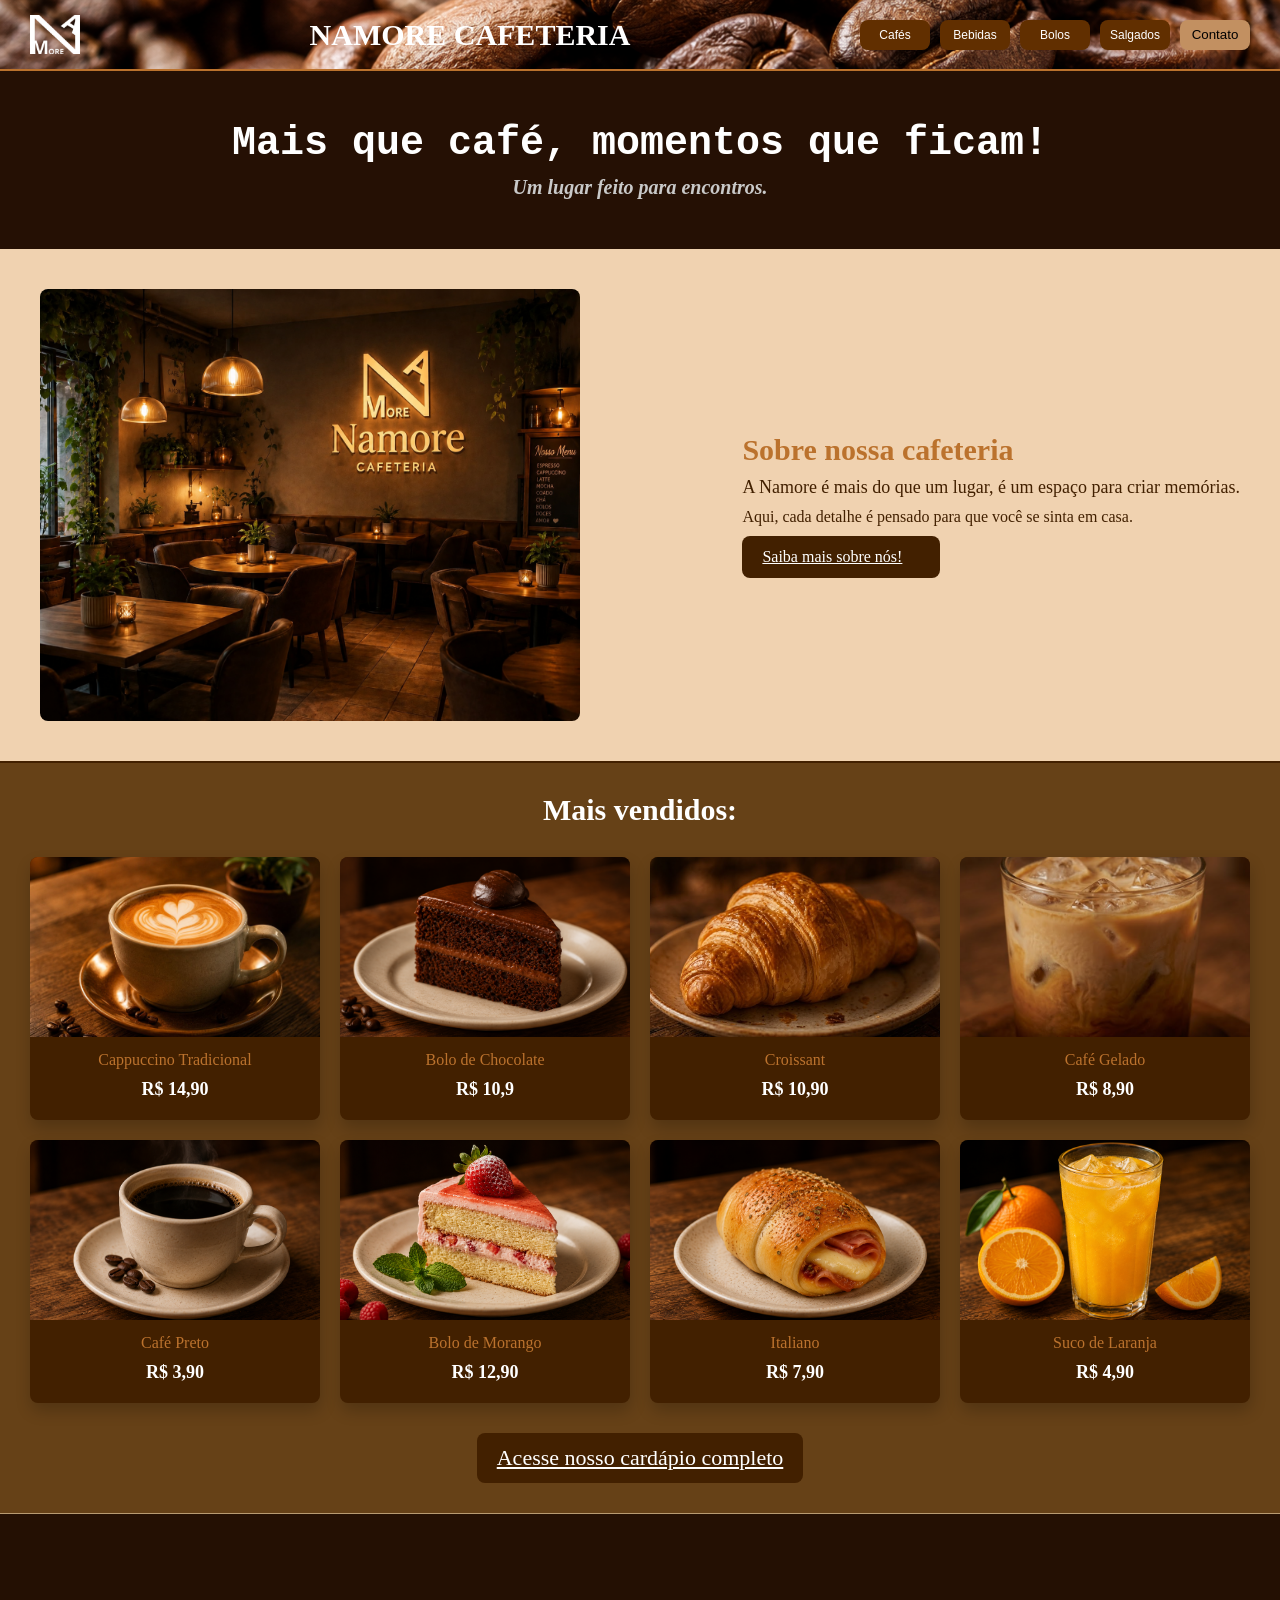
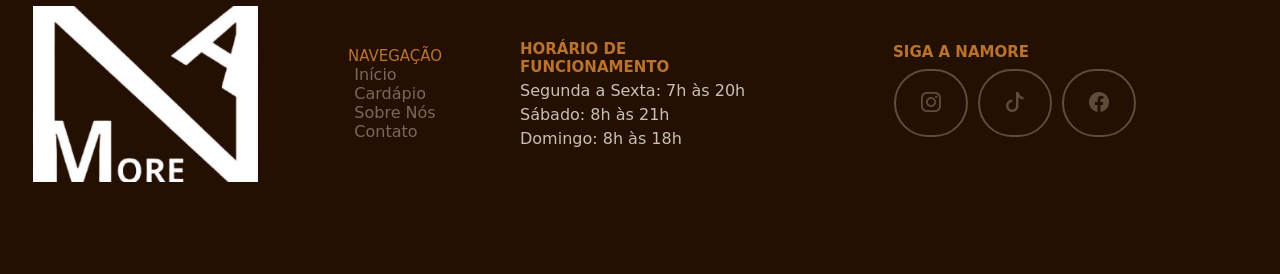
<file: index.html>
<!DOCTYPE html>
<html lang="pt-br">
<head>
    <meta charset="UTF-8">
    <meta name="viewport" content="width=device-width, initial-scale=1.0">
    <title>Namore Cafeteria</title>
    <link rel="stylesheet" href="index/style.css">
    <link rel="stylesheet" href="sobre/style-sobre.css">
    <link rel="stylesheet" href="https://cdn.jsdelivr.net/npm/bootstrap-icons@1.11.3/font/bootstrap-icons.min.css">
</head>
<body>

    <header>
        <div class="logo-nome">
            <img id="logo-cafeteria" src="index/img/logo-namore.png" alt="Logo Namore Cafeteria">
        </div>

        <h1 id="nome-cafeteria">NAMORE CAFETERIA</h1>

        <div class="botoes">
            <a href="#catalogo-produtos"><button class="botao-produto">Cafés</button></a>
            <a href="#catalogo-produtos"><button class="botao-produto">Bebidas</button></a>
            <a href="#catalogo-produtos"><button class="botao-produto">Bolos</button></a>
            <a href="#catalogo-produtos"><button class="botao-produto">Salgados</button></a>
            <a href="contato.html"><button class="botao-contato">Contato</button></a>
        </div>
    </header>

    <section class="frases">
        <h2 id="frase-principal">Mais que café, momentos que ficam!</h2>
        <h3 id="frase-secundaria">Um lugar feito para encontros.</h3>
    </section>

    <main>
        <section class="sobre">
            <img id="imagem-namore" src="index/img/sobre-namore.png" alt="Imagem da cafeteria Namore">
            <div class="descricao">
                <h3>Sobre nossa cafeteria</h3>
                <p id="p-descricao-cafe">A Namore é mais do que um lugar, é um espaço para criar memórias.</p>
                <p id="p-descricao-detalhe">Aqui, cada detalhe é pensado para que você se sinta em casa.</p>
                <a href="sobre-nos.html" class="link-botao">Saiba mais sobre nós!</a>
            </div>
        </section>

        <section class="ctlg">
            <h3 id="catalogo-produtos">Mais vendidos:</h3>
            <section class="card-produtos">

                <div class="cards">
                    <img class="imagem-catalogo" src="index/img/cappuccino.jpeg" alt="Cappuccino Tradicional">
                    <p class="descricao-produto">Cappuccino Tradicional</p>
                    <p class="preco-produto">R$ 14,90</p>
                </div>

                <div class="cards">
                    <img class="imagem-catalogo" src="index/img/bolo.png" alt="Bolo de Chocolate">
                    <p class="descricao-produto">Bolo de Chocolate</p>
                    <p class="preco-produto">R$ 10,9</p>
                </div>

                <div class="cards">
                    <img class="imagem-catalogo" src="index/img/salgado.png" alt="Croissant">
                    <p class="descricao-produto">Croissant</p>
                    <p class="preco-produto">R$ 10,90</p>
                </div>

                <div class="cards">
                    <img class="imagem-catalogo" src="index/img/bebida.png" alt="Café Gelado">
                    <p class="descricao-produto">Café Gelado</p>
                    <p class="preco-produto">R$ 8,90</p>
                </div>

                <div class="cards">
                    <img class="imagem-catalogo" src="index/img/cafepreto.png" alt="Café Preto">
                    <p class="descricao-produto">Café Preto</p>
                    <p class="preco-produto">R$ 3,90</p>
                </div>

                <div class="cards">
                    <img class="imagem-catalogo" src="index/img/bolo2.png" alt="Bolo de Morango">
                    <p class="descricao-produto">Bolo de Morango</p>
                    <p class="preco-produto">R$ 12,90</p>
                </div>

                <div class="cards">
                    <img class="imagem-catalogo" src="index/img/italiano.png" alt="Italiano">
                    <p class="descricao-produto">Italiano</p>
                    <p class="preco-produto">R$ 7,90</p>
                </div>

                <div class="cards">
                    <img class="imagem-catalogo" src="index/img/sucolaranja.png" alt="Suco de Laranja">
                    <p class="descricao-produto">Suco de Laranja</p>
                    <p class="preco-produto">R$ 4,90</p>
                </div>
            </section>
            <a href="cardapio.html" id="botao-produtos">Acesse nosso cardápio completo</a>
        </section>
    </main>

    <footer class="rodape">
        <div id="logo-rodape">
            <img src="index/img/logo-namore.png" alt="">
        </div>

        <div id="nav-rodape">
            <h3>NAVEGAÇÃO</h3>
            <ul>
                <a href="index.html"><li>Início</li></a>
                <a href="cardapio.html"><li>Cardápio</li></a>
                <a href="sobre-nos.html"><li>Sobre Nós</li></a>
                <a href="contato.html"><li>Contato</li></a>
            </ul>
        </div>

        <div id="infos-rodape">
        <div id="nav-infos">
            <h3>HORÁRIO DE FUNCIONAMENTO</h3>
            <ul>
                <li>Segunda a Sexta: 7h às 20h</li>
                <li>Sábado: 8h às 21h</li>
                <li>Domingo: 8h às 18h</li>
            </ul>
        </div>
        </div>
        
        <div id="redes-sociais">
            <h3>SIGA A NAMORE</h3>
            <div id="icon-redes">
                <ul>
                    <a href="https://www.instagram.com" target="_blank"><li><i class="bi bi-instagram"></i></li></a>
                    <a href="https://www.tiktok.com/" target="_blank"><li><i class="bi bi-tiktok"></i></li></a>
                    <a href="https://www.facebook.com" target="_blank"><li><i class="bi bi-facebook"></i></li></a>
                </ul>
            </div>           
        </div>
    </footer>   
</div>


</body>
</html>
</file>
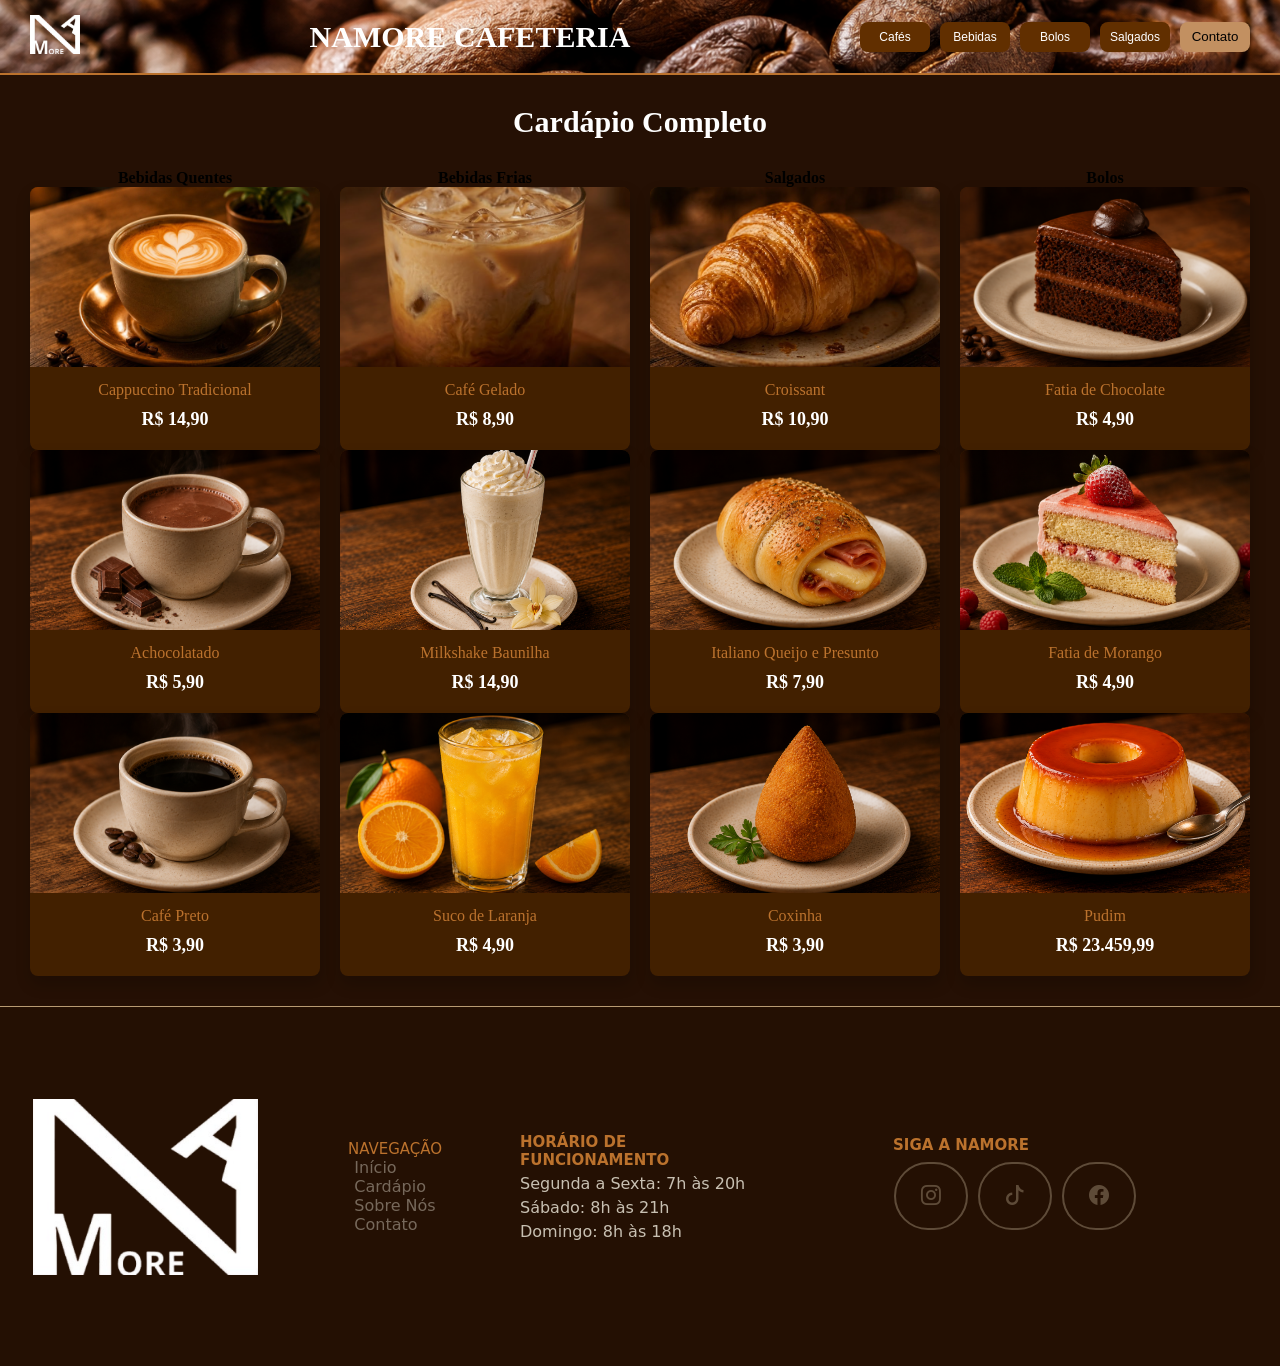
<file: cardapio.html>
<!DOCTYPE html>
<html lang="pt-br">
<head>
    <meta charset="UTF-8">
    <meta name="viewport" content="width=device-width, initial-scale=1.0">
    <title>Cardápio - Namore Cafeteria</title>
    <link rel="stylesheet" href="index/style.css">
    <link rel="stylesheet" href="sobre/style-sobre.css">
    <link rel="stylesheet" href="https://cdn.jsdelivr.net/npm/bootstrap-icons@1.11.3/font/bootstrap-icons.min.css">

</head>
<body>
    
<header>
        <div class="logo-nome">
            <a href="index.html"><img id="logo-cafeteria" src="index/img/logo-namore.png" alt="Logo Namore Cafeteria"></a>
        </div>

        <h1 id="nome-cafeteria">NAMORE CAFETERIA</h1>

        <div class="botoes">
            <a href="#catalogo-produtos"><button class="botao-produto">Cafés</button></a>
            <a href="#catalogo-produtos"><button class="botao-produto">Bebidas</button></a>
            <a href="#catalogo-produtos"><button class="botao-produto">Bolos</button></a>
            <a href="#catalogo-produtos"><button class="botao-produto">Salgados</button></a>
            <a href="contato.html"><button class="botao-contato">Contato</button></a>
        </div>
    </header>

    
    <section class="ctlg">
            <h3 id="catalogo-produtos">Cardápio Completo</h3>
            <div class="elementos">
            </div>
            <section class="card-produtos">
                <div class="card-bebida-quente">
                    <h4>Bebidas Quentes</h4>
                    <div>
                        <div class="cards">
                            <img class="imagem-catalogo" src="cardapio/img/cappuccino.jpeg" alt="Cappuccino Tradicional">
                            <p class="descricao-produto">Cappuccino Tradicional</p>
                            <p class="preco-produto">R$ 14,90</p>
                        </div>

                        <div class="cards">
                            <img class="imagem-catalogo" src="cardapio/img/bebidaquentechocolate.png" alt="Achocolatado">
                            <p class="descricao-produto">Achocolatado</p>
                            <p class="preco-produto">R$ 5,90</p>
                        </div>

                        <div class="cards">
                            <img class="imagem-catalogo" src="cardapio/img/cafepreto.png" alt="Café Preto">
                            <p class="descricao-produto">Café Preto</p>
                            <p class="preco-produto">R$ 3,90</p>
                        </div>
                    </div>
                </div>

                <div class="card-bebida-fria">
                    <h4>Bebidas Frias</h4>
                    <div class="cards">
                        <img class="imagem-catalogo" src="cardapio/img/bebida.png" alt="Café Gelado">
                        <p class="descricao-produto">Café Gelado</p>
                        <p class="preco-produto">R$ 8,90</p>
                    </div>

                    <div class="cards">
                        <img class="imagem-catalogo" src="cardapio/img/milkshakebaunilha.png" alt="Milkshake de Baunilha">
                        <p class="descricao-produto">Milkshake Baunilha</p>
                        <p class="preco-produto">R$ 14,90</p>
                    </div>
                    <div class="cards">
                        <img class="imagem-catalogo" src="cardapio/img/sucolaranja.png" alt="Suco de Laranja">
                        <p class="descricao-produto">Suco de Laranja</p>
                        <p class="preco-produto">R$ 4,90</p>
                    </div>
                </div>

                <div class="card-salgado">
                    <h4>Salgados</h4>
                    <div class="cards">
                        <img class="imagem-catalogo" src="cardapio/img/salgado.png" alt="Croissant">
                        <p class="descricao-produto">Croissant</p>
                        <p class="preco-produto">R$ 10,90</p>
                    </div>

                    <div class="cards">
                        <img class="imagem-catalogo" src="cardapio/img/italiano.png" alt="Italiano (Joelho)">
                        <p class="descricao-produto">Italiano Queijo e Presunto</p>
                        <p class="preco-produto">R$ 7,90</p>
                    </div>
                    <div class="cards">
                        <img class="imagem-catalogo" src="cardapio/img/coxinha.png" alt="Cozinha">
                        <p class="descricao-produto">Coxinha</p>
                        <p class="preco-produto">R$ 3,90</p>
                    </div>
                </div>

                <div class="card-bolo">
                    <h4>Bolos</h4>
                    <div class="cards">
                        <img class="imagem-catalogo" src="cardapio/img/bolo.png" alt="Fatia Chocolate">
                        <p class="descricao-produto">Fatia de Chocolate</p>
                        <p class="preco-produto">R$ 4,90</p>
                    </div>

                    <div class="cards">
                        <img class="imagem-catalogo" src="cardapio/img/bolo2.png" alt="Fatia Morango">
                        <p class="descricao-produto">Fatia de Morango</p>
                        <p class="preco-produto">R$ 4,90</p>
                    </div>

                    <div class="cards">
                        <img class="imagem-catalogo" src="cardapio/img/pudim.png" alt="Pudim">
                        <p class="descricao-produto">Pudim</p>
                        <p class="preco-produto">R$ 23.459,99</p>
                    </div>
                </div>
            </section>
        </section>

    <footer class="rodape">
        <div id="logo-rodape">
            <img src="index/img/logo-namore.png" alt="">
        </div>

        <div id="nav-rodape">
            <h3>NAVEGAÇÃO</h3>
            <ul>
                <a href="index.html"><li>Início</li></a>
                <a href="cardapio.html"><li>Cardápio</li></a>
                <a href="sobre-nos.html"><li>Sobre Nós</li></a>
                <a href="contato.html"><li>Contato</li></a>
            </ul>
        </div>

        <div id="infos-rodape">
        <div id="nav-infos">
            <h3>HORÁRIO DE FUNCIONAMENTO</h3>
            <ul>
                <li>Segunda a Sexta: 7h às 20h</li>
                <li>Sábado: 8h às 21h</li>
                <li>Domingo: 8h às 18h</li>
            </ul>
        </div>
        </div>
        
        <div id="redes-sociais">
            <h3>SIGA A NAMORE</h3>
            <div id="icon-redes">
                <ul>
                    <a href="https://www.instagram.com" target="_blank"><li><i class="bi bi-instagram"></i></li></a>
                    <a href="https://www.tiktok.com/" target="_blank"><li><i class="bi bi-tiktok"></i></li></a>
                    <a href="https://www.facebook.com" target="_blank"><li><i class="bi bi-facebook"></i></li></a>
                </ul>
            </div>           
        </div>
    </footer>
</div>

</body>
</html>
</file>
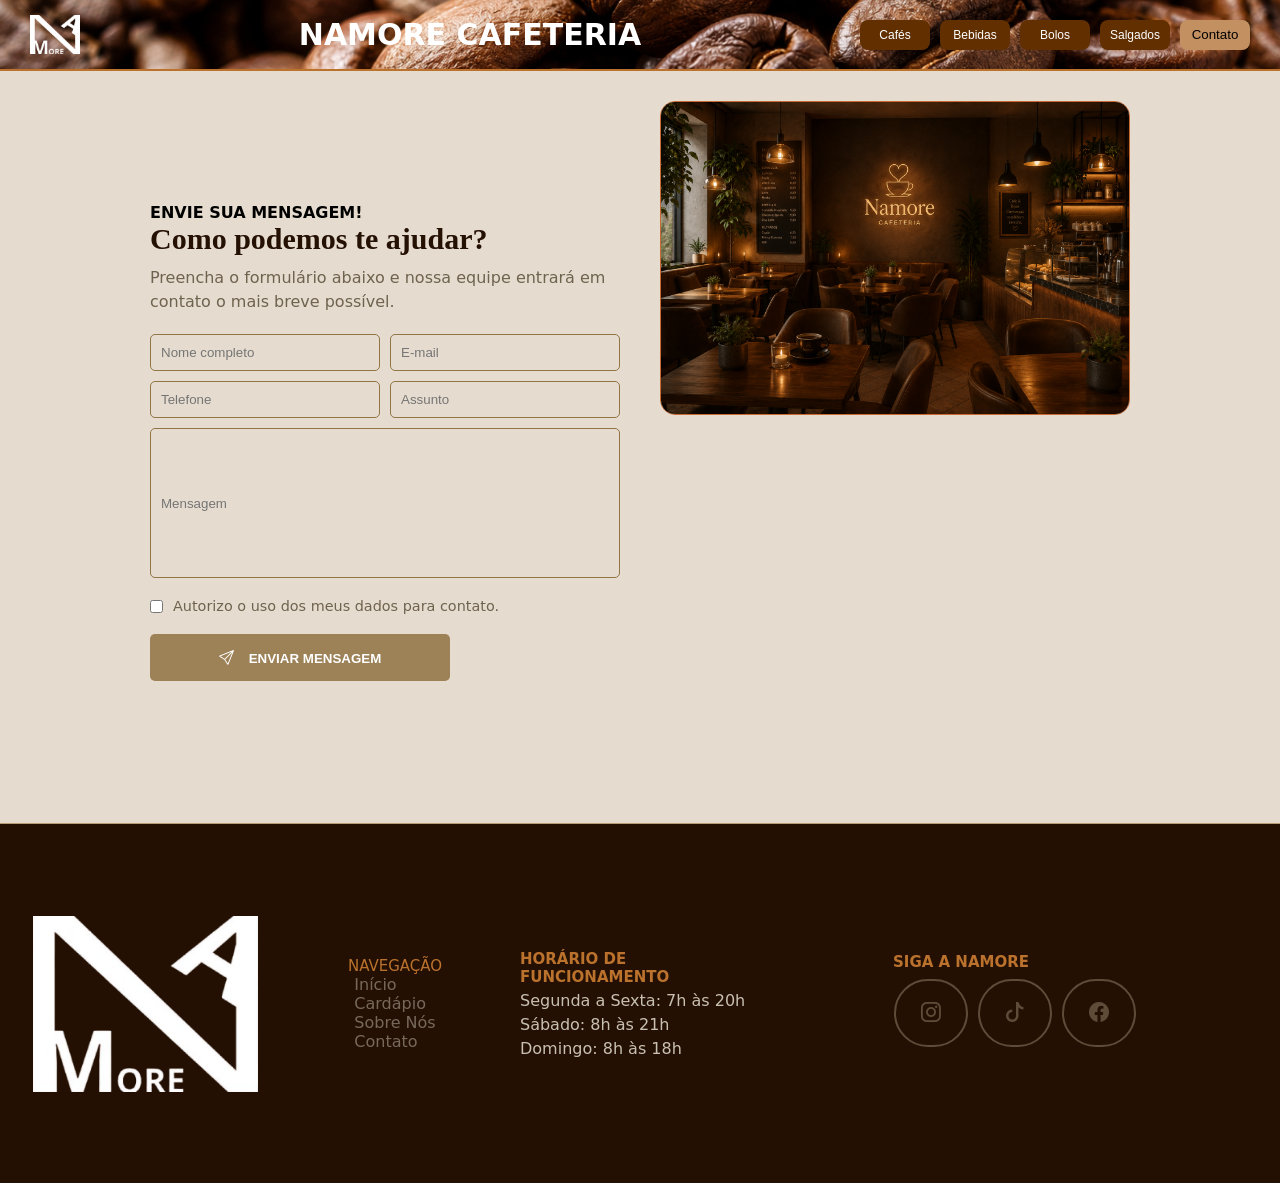
<file: contato.html>
<!DOCTYPE html>
<html lang="pt-br">
<head>
    <meta charset="UTF-8">
    <meta name="viewport" content="width=device-width, initial-scale=1.0">
    <title>Fale com a Cafeteria Namore</title>
    <link rel="stylesheet" href="index/style.css">
    <link rel="stylesheet" href="sobre/style-sobre.css">
    <link rel="stylesheet" href="https://cdn.jsdelivr.net/npm/bootstrap-icons@1.11.3/font/bootstrap-icons.min.css">

</head>
<body class="formulario-body">
    <header>
        <div class="logo-nome">
            <img id="logo-cafeteria" src="index/img/logo-namore.png" alt="Logo Namore Cafeteria">
        </div>

        <h1 id="nome-cafeteria">NAMORE CAFETERIA</h1>

        <div class="botoes">
            <a href="#catalogo-produtos"><button class="botao-produto">Cafés</button></a>
            <a href="#catalogo-produtos"><button class="botao-produto">Bebidas</button></a>
            <a href="#catalogo-produtos"><button class="botao-produto">Bolos</button></a>
            <a href="#catalogo-produtos"><button class="botao-produto">Salgados</button></a>
            <a href="contato.html"><button class="botao-contato">Contato</button></a>
        </div>
    </header>

        <div class="container"> 

        <section class="formulario">
            <div class="form-esq">
                <div id="txt-form">
                    <h4>ENVIE SUA MENSAGEM!</h4>
                    <h3>Como podemos te ajudar?</h3>
                    <p>Preencha o formulário abaixo e nossa equipe entrará em contato o mais breve possível.</p>
                </div>    

                <div id="forms">
                    <div id="form-linha">
                        <input type="text" placeholder="Nome completo" name="nome" id="form">
                        <input type="text" placeholder="E-mail" name="email" id="form">
                    </div>    

                    <div id="form-linha">
                        <input type="text" placeholder="Telefone" name="tel" id="form">
                        <input type="text" placeholder="Assunto" name="assunto" id="form">
                    </div>
                    <div id="form-linha" class="form-area" >
                        <input type="text" placeholder="Mensagem" name="msg" id="form">
                    </div>
                    
                    <div class="checkbox-line">
                        <input type="checkbox" name="" id="">
                        <p>Autorizo o uso dos meus dados para contato.  </p>
                    </div>

                    <div id="form-linha">
                        <button id="enviar-msg"><i class="bi bi-send"></i>ENVIAR MENSAGEM</button>
                    </div>
                </div>
            

            </div>
            <div class="form-dir">
                <div id="form-img">
                    <img src="sobre/img-sobre/cafeteria-namore.png" alt="">
                </div>
                <div class="mapa">
                    <iframe class ="mapa" src="https://www.google.com/maps/embed?pb=!1m18!1m12!1m3!1d3675.4440674554194!2d-43.12559932489974!3d-22.896986179262004!2m3!1f0!2f0!3f0!3m2!1i1024!2i768!4f13.1!3m3!1m2!1s0x9983db3ec4f5d1%3A0xc3a8e6eec9b55efa!2sSenac%20Niter%C3%B3i!5e0!3m2!1spt-BR!2sbr!4v1780336395350!5m2!1spt-BR!2sbr" width="600" height="450" style="border:0;" allowfullscreen="" loading="lazy" referrerpolicy="no-referrer-when-downgrade"></iframe>
                </div>
                
            </div>
        </section>

    </div>

    <footer class="rodape">
        <div id="logo-rodape">
            <img src="index/img/logo-namore.png" alt="">
        </div>

        <div id="nav-rodape">
            <h3>NAVEGAÇÃO</h3>
            <ul>
                <a href="index.html"><li>Início</li></a>
                <a href="cardapio.html"><li>Cardápio</li></a>
                <a href="sobre-nos.html"><li>Sobre Nós</li></a>
                <a href="contato.html"><li>Contato</li></a>
            </ul>
        </div>

        <div id="infos-rodape">
        <div id="nav-infos">
            <h3>HORÁRIO DE FUNCIONAMENTO</h3>
            <ul>
                <li>Segunda a Sexta: 7h às 20h</li>
                <li>Sábado: 8h às 21h</li>
                <li>Domingo: 8h às 18h</li>
            </ul>
        </div>
        </div>
        
        <div id="redes-sociais">
            <h3>SIGA A NAMORE</h3>
            <div id="icon-redes">
                <ul>
                    <a href="https://www.instagram.com" target="_blank"><li><i class="bi bi-instagram"></i></li></a>
                    <a href="https://www.tiktok.com/" target="_blank"><li><i class="bi bi-tiktok"></i></li></a>
                    <a href="https://www.facebook.com" target="_blank"><li><i class="bi bi-facebook"></i></li></a>
                </ul>
            </div>           
        </div>
    </footer>

<div id="alerta-sucesso" class="alerta-escondido">
    <div class="alerta-conteudo">
        <i class="bi bi-check-circle-fill icone-sucesso"></i>
        <h3>Mensagem Enviada!</h3>
        <p>Sua mensagem foi enviada com sucesso. Em breve entraremos em contato!</p>
        <button id="fechar-alerta">OK</button>
    </div>
</div>

<script>
    const btnEnviar = document.getElementById('enviar-msg');
    const modalAlerta = document.getElementById('alerta-sucesso');
    const btnFechar = document.getElementById('fechar-alerta');

    btnEnviar.addEventListener('click', function(event) {
        event.preventDefault(); 
        
        modalAlerta.classList.add('mostrar');

        setTimeout(function() {
            modalAlerta.classList.remove('mostrar');
        }, 5000); 
    });

    btnFechar.addEventListener('click', function() {
        modalAlerta.classList.remove('mostrar');
    });
</script>

</body>
</html>
</file>
<file: index/style.css>
* {
    margin: 0;
    padding: 0;
    box-sizing: border-box;
}

/* Tags */
body {
    background-color: #1f0f00;
    font-family: 'Trebuchet MS', Arial, sans-serif;
    scroll-behavior: smooth;
}

header {
    background-image: url('img/graos.png');
    background-size: cover;
    background-position: center;
    border-bottom: 2px solid #bb722d;
    display: flex;
    justify-content: space-between;
    align-items: center;
    padding: 15px 30px;
}

main {
    background-color: #664117;
}

footer {
    background-color: #1f0f00;
    padding: 20px;
}

h3 {
    font-size: 30px;
    color: #bb722d;
}

/* Classes */
.logo-nome {
    display: flex;
    align-items: center;
}

.botoes {
    display: flex;
    gap: 10px;
}

.frases {
    display: flex;
    flex-direction: column;
    align-items: center;
    margin: 50px 20px;
    text-align: center;
}

.sobre {
    background-color: rgb(240, 210, 176);
    border-bottom: 2px solid #422000;
    display: flex;
    align-items: center;
    justify-content: space-between;
    padding: 40px;
    gap: 40px;
}

.descricao {
    display: flex;
    flex-direction: column;
    gap: 10px;
}

.ctlg {
    text-align: center;
    padding: 30px;
}

.card-produtos {
    display: grid;
    grid-template-columns: repeat(4, 1fr);
    gap: 20px;
    margin-top: 30px;
}

.cards {
    background-color: #422000;
    border-radius: 8px;
    overflow: hidden;
    box-shadow: 1px 8px 16px rgba(0, 0, 0, 0.2);
    transition: transform 0.3s ease;
}

.cards:hover {
    transform: translateY(-5px);
}

.imagem-catalogo {
    width: 100%;

    height: 180px;

    object-fit: cover;
}

.descricao-produto {
    font-size: 16px;
    color: #bb722d;
    margin-top: 10px;
}

.preco-produto {
    font-size: 18px;
    color: white;
    font-weight: bold;
    margin: 10px 0 20px;
}

.informacoes {
    background-color: #301700;
    display: flex;
    justify-content: space-between;
    gap: 40px;
    padding: 50px;
    border-radius: 8px;
}

.informacoes-navegacao {
    display: flex;
    flex-direction: column;
    gap: 15px;
}

.informacoes-social {
    display: flex;
    flex-direction: column;
    gap: 15px;
}

.informacoes-contato {
    display: flex;
    flex-direction: column;
    gap: 10px;
    color: white;
}

.inf {
    margin-bottom: 15px;
}

.botao-navegacao {
    color: #dbdbdb;
    transition: color 0.3s ease;
}

.botao-navegacao:hover {
    color: white;
}

.botao-social {
    color: #dbdbdb;
    transition: color 0.3s ease;
}

.botao-social:hover {
    color: white;
}

.link-botao {
    display: inline-block;
    background-color: #422000;
    color: white;
    width: 198px;
    border: none;
    border-radius: 8px;
    padding: 12px 20px;
    cursor: pointer;
    transition: background-color 0.3s ease;
}

.link-botao:hover {
    background-color: #874000;
}

.botao-produto {
    font-size: 12px;
    width: 70px;
    height: 30px;
    color: white;
    background-color: #612f00;
    border: none;
    border-radius: 8px;
    cursor: pointer;
    transition: background-color 0.3s ease;
}

.botao-produto:hover {
    background-color: #874000;
}

/* IDs */

.botao-contato {
    width: 70px;
    height: 30px;
    border: none;
    border-radius: 8px;
    background-color: #c29061;
    color: rgb(0, 0, 0);
    cursor: pointer;
    transition: background-color 0.3s ease;
}

#botao-contato:hover {
    background-color: #6b4a2d;
    color: whitesmoke;
}

#logo-cafeteria {
    width: 50px;
    height: auto;
}

#nome-cafeteria {
    color: white;
    font-size: 30px;
}

#frase-principal {
    color: white;
    font-size: 40px;
    font-family: monospace;
}

#frase-secundaria {
    color: rgb(201, 201, 201);
    font-size: 20px;
    font-style: italic;
    margin-top: 10px;
}

#imagem-namore {
    width: 45%;
    border-radius: 8px;
}

#p-descricao-cafe {
    font-size: 18px;
    color: #422000;
}

#p-descricao-detalhe {
    font-size: 16px;
    color: #422000;
}

#catalogo-produtos {
    color: white;
    margin-bottom: 10px;
}

#botao-produtos {
    display: inline-block;
    background-color: #422000;
    color: white;
    border: none;
    border-radius: 8px;
    padding: 12px 20px;
    margin-top: 30px;
    cursor: pointer;
    transition: background-color 0.3s ease;
    font-size: 22px;
    font-family: Georgia, serif;
}

#botao-produtos:hover {
    background-color: #874000;
}

#botao-sobre {
    display: inline-block;
    background-color: #422000;
    color: white;
    border: none;
    border-radius: 8px;
    padding: 12px 20px;
    cursor: pointer;
    transition: background-color 0.3s ease;
}

#botao-sobre:hover {
    background-color: #874000;
}

/* Responsividade */

@media (max-width: 1024px) {

    .card-produtos {
        grid-template-columns: repeat(2, 1fr);
    }

    .sobre {
        flex-direction: column;

        text-align: center;
    }

    #imagem-namore {
        width: 100%;
    }

    .informacoes {
        flex-direction: column;

        text-align: center;
    }
}

@media (max-width: 768px) {

    header {
        flex-direction: column;

        gap: 20px;
    }

    .botoes {
        flex-wrap: wrap;

        justify-content: center;
    }

    .card-produtos {
        grid-template-columns: 1fr;
    }

    #nome-cafeteria {
        text-align: center;
    }

    #frase-principal {
        font-size: 30px;
    }

    #frase-secundaria {
        font-size: 18px;
    }

    h3 {
        font-size: 24px;
    }
}
</file>
<file: sobre/style-sobre.css>
body{
    background-color: #251004;
    margin: 0 auto !important;
font-family: "Palatino Linotype", "Book Antiqua", Palatino, serif;
    
}

.sobre-nos{
    background-image: 

    url(https://i.ibb.co/mVFFkJDJ/background-sobre.png);
    
    background-size: cover;
    background-color: #302e2e54;
    display: flex;
    align-items: center;
    box-shadow:
  0px 8px 15px -5px rgba(0, 0, 0, 1);
}

.sobre-nos h1{
    font-weight: lighter;
}

#txt-sobre{
    margin: 20vh;
    z-index: 1;
    padding: 90px;
    text-shadow: 2px 2px 9px #000000;
    border-radius: 90px;
}

#txt-sobre h1{
    color: #fff;   
    font-size: 90px;
    z-index: 1;
    margin-bottom: -20px;
}

#txt-sobre p{
    color: #fff;
    font-size: 22px;
    text-align: left;
    width: 80%;
    font-family: sans-serif;
}

#txt-sobre button{
    width: 220px;
    height: 40px;
    background-color: #6f624e;
    border: none;
    border-radius: 9px;
    cursor: pointer;    
    margin: 5px;
    color: #fff;
    font-weight: lighter;
    font-size: 15px;
}

#txt-sobre button:hover{
    scale: 1.05;
    transition: 0.6s;
}


#nossa-historia{
    background-color: #F6EFE8;
    height: 100vh;  
    display: flex;
    align-items: center;
    width: 100%;
}

#txt-nossa-historia{
    width: 50%;
    margin: 15%;
}    
#txt-nossa-historia p{
    font-size: 17px;
    width: 100%;    
    text-align: justify;
    font-family: sans-serif;

}

#txt-nossa-historia h3{
    color: #251004;
    font-size: 50px;
    width: 100%;
    margin-bottom: 15px;
    text-align: left;
}

#img-nossa-historia{
    width: 50%;
}

#img-nossa-historia img{
    border-radius: 30px;
    width: 450px;
    margin-top: 30px;  
    margin-right: 150px;
}

#ns{
    color:  #b89b72;
}

#linha {
    margin-top: -6  0px !important;
}

.nossos-valores{
    background-color: #ecd9c7;
    align-items: center;
    justify-content: center;
    display: flex;
    flex-direction: column;
    height: 50vh;

}

.nossos-valores p{

}

.nossos-valores h4{
    font-size: 22px;
    text-align: center;
    padding-top: 30px;
}

.nossos-valores h3{
    margin-top: -2px;
    color: #3e372c;
}

#valores{
    display: flex;
    align-items: center;
    justify-content: center;
    margin: 0 auto;
}

#titulo-valores{
}

#valores .box{
    width: 250px;
    margin: 50px;
    margin-top: 20px;
}

#valores .box{
    text-align: center;
}

.box h3{
    font-size: 32px;
}
.box p{
    font-size: 18px;
}
#box img{
    width: 190px;
}

.bi-flower1{
    font-size: 25px;
    color:  #b89b72;
}

i{
    color: #4d2109;
    z-index: 1;
    font-size: 35px;
}

#divisoria-horizontal{
    display: flex;
}

.divider{
    display: flex;
    align-items: center;
    gap: 15px;
}

.divider::before,
.divider::after{
    content: "";
    width: 80px;
    height: 2px;
    background-color: #b89b72;
}

.divider span{
    color: #b89b72;
    font-size: 18px;
}

/*---*/

.divider2{
    display: flex;
    align-items: center;
    justify-content: center;
    gap: 15px;
    margin: -10px 0;
}

.divider22::before,
.divider2::after{
    content: "";
    width: 2px;
    height: 150px;
    background-color: #bda5848a;
}

.divider2 span{
    color: #b89b72;
    font-size: 18px;
}

.container{
    width: 1080px !important;
    max-width: 1200px!important;      
    margin: 0 auto!important;         
    padding: 0 20px!important;
}

.nossa-promessa{
    background-image: url(https://i.ibb.co/Q4d7Xdm/fachada-loja2.png);
    background-size: cover;    
    height: 50vh;
    align-items: center;
    justify-content: center;
    display: flex;
    flex-direction: column;

}

#txt-promessa {
    color: #e4e4e4;
    width: 50%;     
    margin-left: 100vh;
    
}

#txt-promessa h3{
    font-size: 38px;
    width: 60%;
    font-weight: lighter;
    margin: 15px 0px;
}

#txt-promessa p{
    font-family: system-ui, -apple-system, BlinkMacSystemFont, 'Segoe UI', Roboto, Oxygen, Ubuntu, Cantarell, 'Open Sans', 'Helvetica Neue', sans-serif;
    width: 55vh;
    font-weight: 400;

}

.rodape{
    background-color: #241003;
    height: 40vh;
    display: flex;
    justify-content: space-between;
    border-top: 1px solid #b89b72;
}

#logo-rodape{
    width: 25%;
    justify-content: center;
    align-items: center;
    display: flex;

}

#logo-rodape img{
    width: 25vh;
}

#nav-rodape{
    width: 25%;
    justify-content: center;
    align-items: center;
    display: flex;
    flex-direction: column;
    color: #b89b72;
    }

#nav-rodape h3{
    font-family: system-ui, -apple-system, BlinkMacSystemFont, 'Segoe UI', Roboto, Oxygen, Ubuntu, Cantarell, 'Open Sans', 'Helvetica Neue', sans-serif;
    font-weight: 500;
    font-size: 15px;
}

#nav-rodape ul{
    list-style-type: none;
}
#nav-rodape li{
    color: #e2dccedc;
    font-family: system-ui, -apple-system, BlinkMacSystemFont, 'Segoe UI', Roboto, Oxygen, Ubuntu, Cantarell, 'Open Sans', 'Helvetica Neue', sans-serif;
    font-weight: 500;
}

#nav-rodape a{
    text-decoration: none;
        opacity: 0.5;

    }

#nav-rodape a:hover{
    cursor: pointer;
    opacity: 1;
    transition: 0.5s;
}
#infos-rodape{
    width: 25%;
    justify-content: center;
    align-items: center;
    display: flex;
    flex-direction: column;
    color: #b89b72;
    }

#nav-infos h3{
    font-family: system-ui, -apple-system, BlinkMacSystemFont, 'Segoe UI', Roboto, Oxygen, Ubuntu, Cantarell, 'Open Sans', 'Helvetica Neue', sans-serif;
    font-size: 15px;
}

#nav-infos li {
    list-style-type: none;
    color: #e2dccedc;
    margin-top: 5px;
    font-family: system-ui, -apple-system, BlinkMacSystemFont, 'Segoe UI', Roboto, Oxygen, Ubuntu, Cantarell, 'Open Sans', 'Helvetica Neue', sans-serif;
    font-weight: 500;
}

#redes-sociais{
    width: 25%;
    justify-content: center;
    align-items: center;
    display: flex;
    flex-direction: column;
    color: #b89b72;
    margin: 90px;
}

#redes-sociais h3{
    font-family: system-ui, -apple-system, BlinkMacSystemFont, 'Segoe UI', Roboto, Oxygen, Ubuntu, Cantarell, 'Open Sans', 'Helvetica Neue', sans-serif;
    font-size: 15px;
    margin-left: -12vh;
    
}

#icon-redes{
    padding: 30px;
}

#icon-redes ul{
    display: flex;
    
}

#icon-redes li {
    list-style-type: none;
    color: #e2dccedc;
    font-family: system-ui, -apple-system, BlinkMacSystemFont, 'Segoe UI', Roboto, Oxygen, Ubuntu, Cantarell, 'Open Sans', 'Helvetica Neue', sans-serif;
}

#icon-redes{

}

#icon-redes i{
    font-size: 20px;
    padding: 20px 25px;
    border: 2px solid #e4d3b4;
    border-radius: 90px;
    margin: 5px;
    color:  #e4d3b4;;
    opacity: 0.3;
}

#icon-redes i:hover{
    opacity: 1;
    transition: 1s;
    scale: 1.1;
}

.formulario-body {
    background-color: #e5dccf;
    font-family: system-ui, -apple-system, BlinkMacSystemFont, 'Segoe UI', Roboto, Oxygen, Ubuntu, Cantarell, 'Open Sans', 'Helvetica Neue', sans-serif;
}

.formulario {
    width: 100%;
    max-width: 1200px; /* Limite máximo para não esticar demais em telas gigantes */
    display: flex;
    margin: 0 auto;
    padding: 30px;
    gap: 40px; /* Espaço entre o formulário e a imagem/mapa */
}

.form-esq {
    width: 50%;
    display: flex;
    flex-direction: column;
    justify-content: center;
}

#txt-form {
    width: 100%;
    margin-bottom: 20px;
}

#txt-form h3 {
    color: #251004;
    font-family: "Palatino Linotype", "Book Antiqua", Palatino, serif;
    margin-bottom: 10px;
}

#txt-form p {
    color: #6f624e;
    line-height: 1.5;
}

#forms {
    width: 100%;
}

#form-linha {
    display: flex;
    width: 100%;
    gap: 10px; /* Espaço entre os inputs */
    margin-bottom: 10px;
}

#form-linha input {
    flex: 1; /* Faz os inputs dividirem o espaço igualmente */
    padding: 10px;
    border: 1px solid #937446;
    border-radius: 5px;
    background-color: transparent;
    outline: none;
}

.form-area input {
    width: 100% !important;
    height: 150px;
}

.checkbox-line {
    display: flex;
    align-items: center;
    padding: 10px 0;
}

.checkbox-line p {
    margin-left: 10px;
    color: #6f624e;
    font-size: 0.9rem;
}

#enviar-msg {
    background-color: #9d8157;
    padding: 15px;
    width: 100%;
    max-width: 300px;
    border: none;
    border-radius: 5px;
    color: #fff;
    font-weight: bold;
    margin-top: 10px;
}

#enviar-msg:hover {
    transform: scale(1.05); /* Transform é a forma mais otimizada de usar scale */
    transition: 0.5s;
    background-color: #6a5028;
    cursor: pointer;
}

#enviar-msg i {
    color: #fff;
    font-size: 15px;
    font-weight: 900;
    margin-right: 15px;
}

.form-dir {
    width: 50%;
    display: flex;
    flex-direction: column;
    gap: 20px;
}

#form-img img {
    width: 100%;
    border-radius: 15px;
    border: 1px solid #c86a34;
    object-fit: cover;
}

iframe {
    border-radius: 30px !important;
    width: 100%;
    height: 350px;
    border: 1px solid #c86a34;
}


@media (max-width: 768px) {
    .container {
    }

    .sobre-nos{
        height: 95vh;
        background-position: -85vh !important;
    }


    #txt-sobre{
        margin: 0 !important;
        padding: none;
        margin-top: 90px !important;
    }

    #txt-sobre h1{
        font-size: 48px !important;
        margin-bottom: none !important;
        text-align: left;
    }

    #txt-sobre p{
        font-size: 18px;
        width: 100%;
        text-align: left;
        padding-top:20px;
        padding-bottom: 20px;
    }


    #txt-sobre button{
    width: 220px;
    height: 40px;
    background-color: #6f624e;
    border: none;
    border-radius: 9px;
    cursor: pointer;    
    margin: -5px;
    color: #fff;
    font-weight: lighter;
    font-size: 15px;
    justify-content: center;
}

    #txt-sobre button:hover{
    scale: 1.05;
    transition: 0.6s;
}



    #nossa-historia{
    background-color: #F6EFE8;
    height: 100vh;  
    display: block !important;
    padding-left: 50px;
    }

#txt-nossa-historia{
    display: block;
    margin: 0 auto;
    width: 100%;
}    
#txt-nossa-historia p{
    font-size: 16px;
    width: 80%;    
    text-align: justify;
    font-family: sans-serif;

}

#txt-nossa-historia h3{
    color: #251004;
    font-size: 40px;
    width: 100% !important;
    text-align: left;
    

}

#img-nossa-historia{
    
}

#img-nossa-historia img{
    width: 35vh;
    margin: 0 auto;
    display: flex;
    align-items: center;
    margin-top: 30px;
}

#ns{
    text-align: left !important;
    color:  #b89b72;
    padding-top: 30px;
    padding-bottom: 5px;
}

#linha {
    margin-top: -2  0px !important;
}

.divider{
    align-items: center;
    gap: 45px;
    margin-top: -15px;
}


.nossos-valores{
    display: flex !important;
    flex-direction: column !important;
    height: 150vh;

}

.nossos-valores p{

}

.nossos-valores h4{
    font-size: 22px;
    text-align: center;
    padding-top: 10px !important;
    padding-bottom: 20px;
    
}

.nossos-valores h3{
    margin-top: 2px !important;
    color: #3e372c;
    padding:5px;
}

#valores{
    display: block !important;
    align-items: center;
    justify-content: center;
    margin: 0 auto;
}

#titulo-valores{
}

#valores .box{
    padding: 5px;
}

#valores .box{
    text-align: center;
}

.box h3{
    font-size: 32px;
}
.box p{
    font-size: 18px;
}
#box img{
    width: 190px;
}

.bi-flower1{
    font-size: 25px;
    color:  #b89b72;
}

i{
    color: #4d2109;
    z-index: 1;
    font-size: 35px;
}

#divisoria-horizontal{
    display: flex;
}

.divider{
    display: flex;
    align-items: center;
    gap: 15px;
}

.divider::before,
.divider::after{
    content: "";
    width: 110px;
    height: 2px;
    background-color: #b89b72;
}

.divider span{
    color: #b89b72;
    font-size: 18px;
}

.divider2{
    display: none;

}
.container{
    width: 100% !important;
    margin: 0 auto!important;         
    padding: 0px 20px!important;
            flex-direction: column; 

}

.nossa-promessa{
    background-image: url(https://i.ibb.co/Q4d7Xdm/fachada-loja2.png);
    background-size: cover;    
    height: 65vh !important;
    display: block !important;
    background-position: -80vh;
    width: 100% !important;
    display: grid !important;
}

#txt-promessa {
    color: #e4e4e4;
    margin: 0 auto !important;  
    width: 80% !important;
    margin-left: 0vh;  
}

#txt-promessa h3{
    font-size: 28px;
    font-weight: bold;
    width: 100%;
    text-align: left;
}

#txt-promessa p{
    font-family: system-ui, -apple-system, BlinkMacSystemFont, 'Segoe UI', Roboto, Oxygen, Ubuntu, Cantarell, 'Open Sans', 'Helvetica Neue', sans-serif;
    font-weight: 400;
    text-align: left;
    width: 100% !important;
    font-size: 14px !important;
    
}

.rodape{
    background-color: #150901;
    height: 60vh;
    display: flex;
    border-top: 1px solid #b89b72;
    width: 100% !important;
    justify-content: center !important;
    flex-direction: column;
}


#logo-rodape{
    width: 100%;
    justify-content: center;
    align-items: center;
}

#logo-rodape img{
    width: 15vh;
}

#nav-rodape{
    display: none;
    }

#nav-rodape h3{
    font-family: system-ui, -apple-system, BlinkMacSystemFont, 'Segoe UI', Roboto, Oxygen, Ubuntu, Cantarell, 'Open Sans', 'Helvetica Neue', sans-serif;
    font-weight: 500;
    margin-bottom: -5px;
    font-size: 15px;
    margin-left: -6vh;
}

#nav-rodape ul{
    list-style-type: none;
}
#nav-rodape li{
    margin-left: -11vh;
    color: #e2dccedc;
    font-family: system-ui, -apple-system, BlinkMacSystemFont, 'Segoe UI', Roboto, Oxygen, Ubuntu, Cantarell, 'Open Sans', 'Helvetica Neue', sans-serif;
    font-weight: 500;
}

#nav-rodape a{
    text-decoration: none;
        opacity: 0.5;

    }

#nav-rodape a:hover{
    cursor: pointer;
    opacity: 1;
    transition: 0.5s;
}
#infos-rodape{
    width: 100%;
    justify-content: center;
    align-items: center;
    display: flex;
    flex-direction: column;
    color: #b89b72;
    }

#nav-infos h3{
    font-family: system-ui, -apple-system, BlinkMacSystemFont, 'Segoe UI', Roboto, Oxygen, Ubuntu, Cantarell, 'Open Sans', 'Helvetica Neue', sans-serif;
    font-size: 15px;
    text-align: center;
}

#nav-infos li {
    list-style-type: none;
    margin-left: -5vh;
    color: #e2dccedc;
    margin-top: 5px;
    font-family: system-ui, -apple-system, BlinkMacSystemFont, 'Segoe UI', Roboto, Oxygen, Ubuntu, Cantarell, 'Open Sans', 'Helvetica Neue', sans-serif;
    font-weight: 500;
    text-align: center;
}

#redes-sociais{
    width: 100%;
    display: flex;
    color: #b89b72;
    margin: 0 auto !important;
}

#redes-sociais h3{
    font-family: system-ui, -apple-system, BlinkMacSystemFont, 'Segoe UI', Roboto, Oxygen, Ubuntu, Cantarell, 'Open Sans', 'Helvetica Neue', sans-serif;
    font-size: 15px;
    margin: 0 auto !important;
    margin-left: 16vh !important;
}

#icon-redes ul{
    display: flex;
    width: 100%;
}

#icon-redes li {
    list-style-type: none;
    color: #e2dccedc;
    font-family: system-ui, -apple-system, BlinkMacSystemFont, 'Segoe UI', Roboto, Oxygen, Ubuntu, Cantarell, 'Open Sans', 'Helvetica Neue', sans-serif;
}

#icon-redes{
    margin: 0 auto !important;
    align-items: center;
    margin-left: 5vh !important;
}

#icon-redes i{
    font-size: 20px;
    padding: 20px 25px;
    border: 2px solid #e4d3b4;
    border-radius: 90px;
    margin: 5px;
    color:  #e4d3b4;
}

@media (max-width: 768px) {
    .formulario {
        flex-direction: column;
        padding: 20px;
        gap: 30px;
    }

    .form-esq, .form-dir {
        width: 100%;
    }

    #form-linha {
        flex-direction: column;
        gap: 10px;
        margin-bottom: 0;
    }

    #form-linha input {
        width: 100%;
        margin-bottom: 10px;
    }

    #enviar-msg {
        max-width: 100%;
    }

    iframe {
        height: 250px;
    }
}



}

/* ========================================= */
/* ESTILOS DO ALERTA (MODAL)                 */
/* ========================================= */

#alerta-sucesso {
    position: fixed;
    top: 0;
    left: 0;
    width: 100vw;
    height: 100vh;
    background-color: rgba(0, 0, 0, 0.6);
    display: flex;
    align-items: center;
    justify-content: center;
    z-index: 9999;
    
    opacity: 0;
    pointer-events: none;
    transition: opacity 0.3s ease;
}

#alerta-sucesso.mostrar {
    opacity: 1;
    pointer-events: auto;
}

.alerta-conteudo {
    background-color: #fff;
    padding: 30px;
    border-radius: 15px;
    text-align: center;
    width: 90%;
    max-width: 400px;
    box-shadow: 0 10px 25px rgba(0,0,0,0.2);
    border-top: 5px solid #9d8157;
    transform: translateY(-20px);
    transition: transform 0.3s ease;
}

#alerta-sucesso.mostrar .alerta-conteudo {
    transform: translateY(0);
}

.icone-sucesso {
    font-size: 50px;
    color: #28a745;
    display: block;
    margin-bottom: 15px;
}

.alerta-conteudo h3 {
    color: #251004;
    font-family: "Palatino Linotype", "Book Antiqua", Palatino, serif;
    margin-bottom: 10px;
    font-size: 1.5rem;
}

.alerta-conteudo p {
    color: #6f624e;
    line-height: 1.5;
    margin-bottom: 20px;
}

#fechar-alerta {
    background-color: #9d8157;
    color: #fff;
    border: none;
    padding: 10px 30px;
    border-radius: 5px;
    font-weight: bold;
    cursor: pointer;
    transition: 0.3s;
}

#fechar-alerta:hover {
    background-color: #6a5028;
    transform: scale(1.05);
}
</file>
